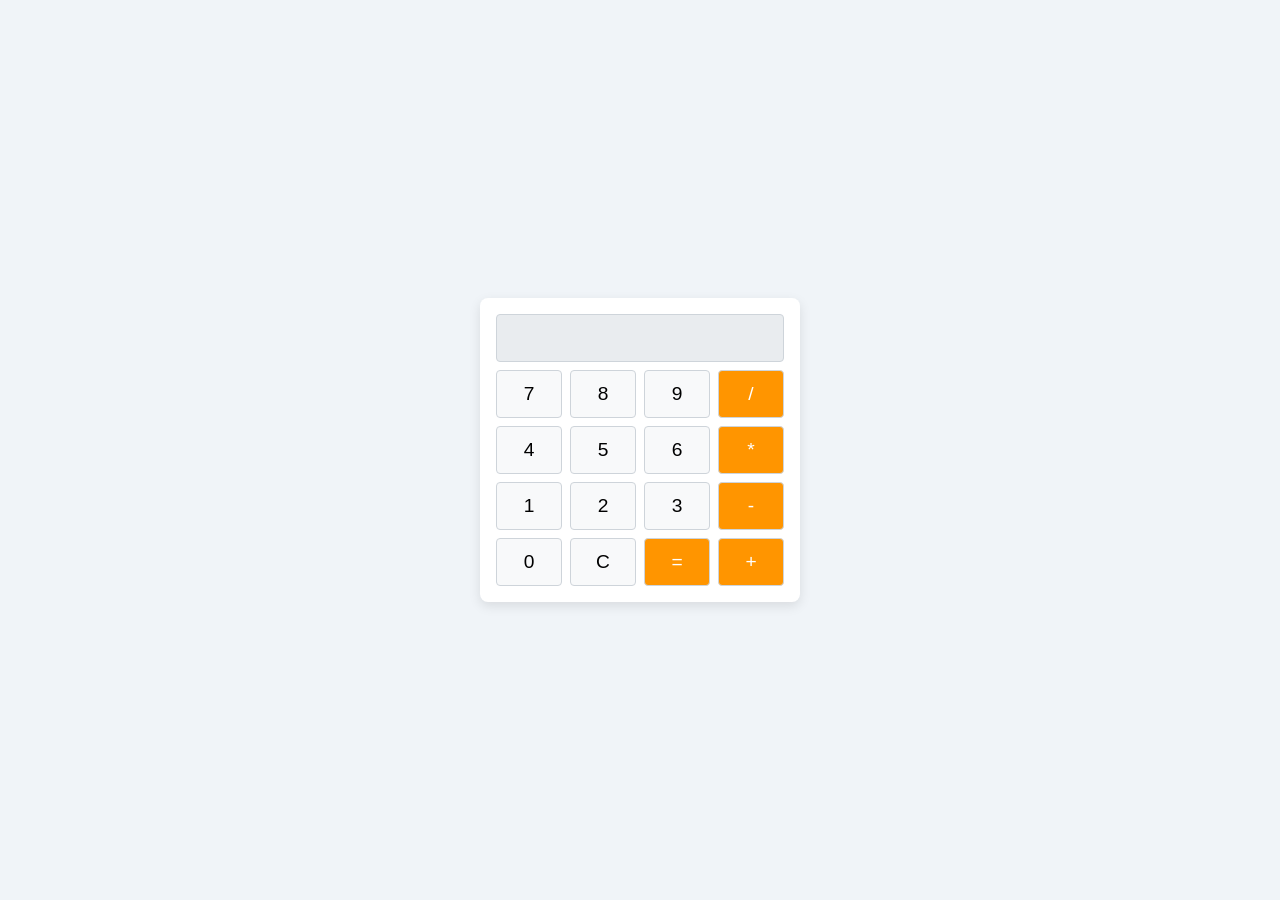
<file: generated_project/index.html>
<!DOCTYPE html>
<html lang="en">
<head>
    <meta charset="UTF-8">
    <meta name="viewport" content="width=device-width, initial-scale=1.0">
    <title>Calculator</title>
    <link rel="stylesheet" href="styles.css">
    <script defer src="script.js"></script>
</head>
<body>
    <div class="calculator">
        <input type="text" class="display" id="display" readonly>
        <div class="buttons">
            <!-- Row 1 -->
            <button class="btn" data-value="7">7</button>
            <button class="btn" data-value="8">8</button>
            <button class="btn" data-value="9">9</button>
            <button class="btn" data-value="/">/</button>
            <!-- Row 2 -->
            <button class="btn" data-value="4">4</button>
            <button class="btn" data-value="5">5</button>
            <button class="btn" data-value="6">6</button>
            <button class="btn" data-value="*">*</button>
            <!-- Row 3 -->
            <button class="btn" data-value="1">1</button>
            <button class="btn" data-value="2">2</button>
            <button class="btn" data-value="3">3</button>
            <button class="btn" data-value="-">-</button>
            <!-- Row 4 -->
            <button class="btn" data-value="0">0</button>
            <button class="btn" data-value="C">C</button>
            <button class="btn" data-value="=">=</button>
            <button class="btn" data-value="+">+</button>
        </div>
    </div>
</body>
</html>
</file>
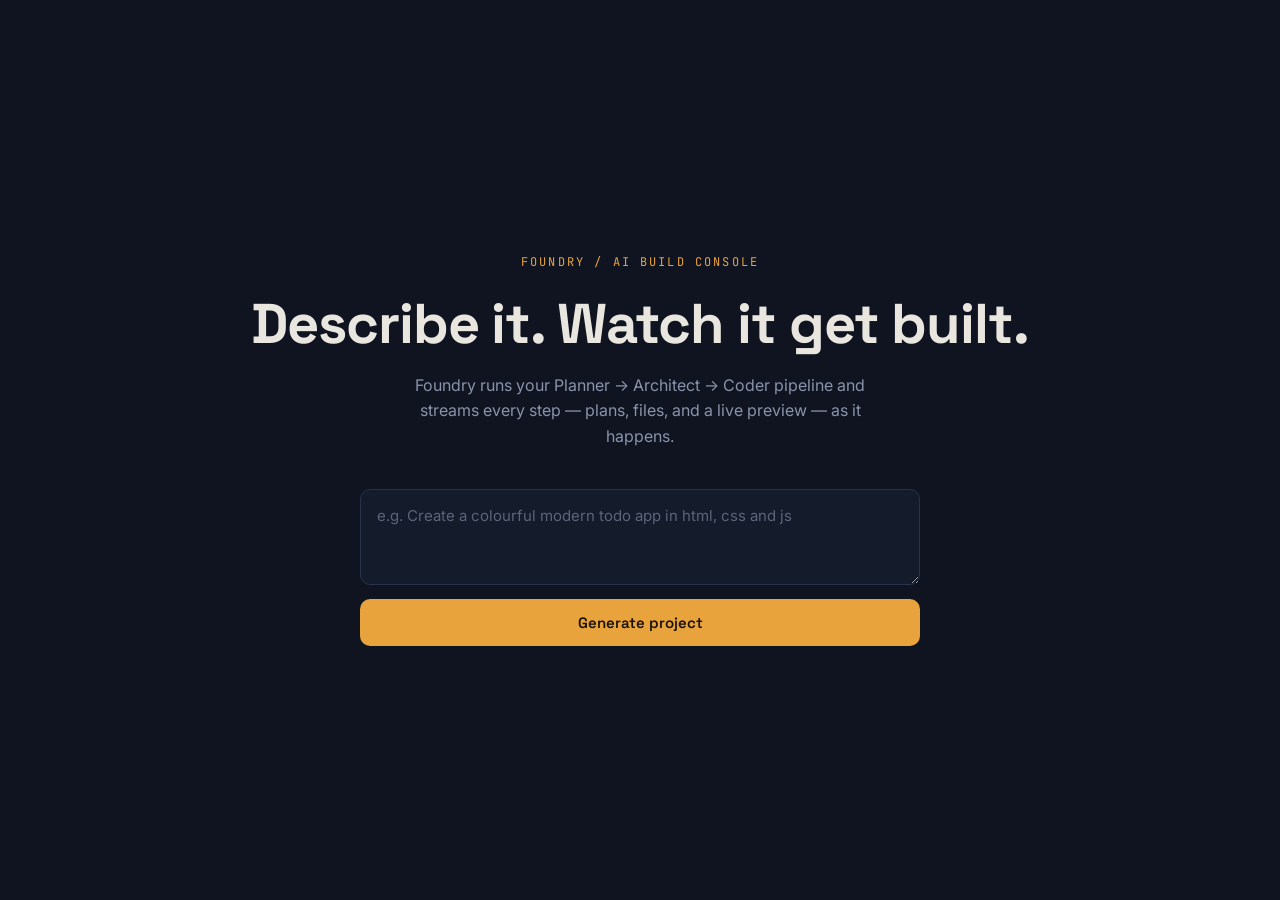
<file: static/index.html>
<!DOCTYPE html>
<html lang="en">
<head>
<meta charset="UTF-8" />
<meta name="viewport" content="width=device-width, initial-scale=1.0" />
<title>Foundry — Coder Agent Console</title>
<link rel="preconnect" href="https://fonts.googleapis.com">
<link href="https://fonts.googleapis.com/css2?family=Space+Grotesk:wght@500;600;700&family=Inter:wght@400;500;600&family=JetBrains+Mono:wght@400;500&display=swap" rel="stylesheet">
<style>
  :root{
    --bg:#0F1420;
    --bg-panel:#141B2B;
    --bg-raised:#1B2436;
    --border:#28324A;
    --text:#E8E6DF;
    --text-dim:#8993AB;
    --text-faint:#5B6479;
    --amber:#E8A33D;
    --amber-dim:#4A3A1E;
    --teal:#4FB8A9;
    --teal-dim:#1D3B37;
    --red:#E0685F;
    --red-dim:#3A1F1E;
    --radius:10px;
  }
  *{box-sizing:border-box;}
  html,body{height:100%;}
  body{
    margin:0;
    background:var(--bg);
    color:var(--text);
    font-family:'Inter',sans-serif;
    -webkit-font-smoothing:antialiased;
  }
  h1,h2,h3,.display{font-family:'Space Grotesk',sans-serif;}
  .mono{font-family:'JetBrains Mono',monospace;}

  /* ---------- HERO ---------- */
  #hero{
    height:100%;
    display:flex;
    flex-direction:column;
    align-items:center;
    justify-content:center;
    padding:24px;
    text-align:center;
  }
  .eyebrow{
    font-family:'JetBrains Mono',monospace;
    font-size:12px;
    letter-spacing:0.18em;
    color:var(--amber);
    text-transform:uppercase;
    margin-bottom:18px;
  }
  #hero h1{
    font-size:56px;
    font-weight:700;
    margin:0 0 14px;
    letter-spacing:-0.02em;
  }
  #hero p.sub{
    color:var(--text-dim);
    font-size:16px;
    max-width:480px;
    margin:0 0 40px;
    line-height:1.6;
  }
  #promptForm{
    width:100%;
    max-width:560px;
    display:flex;
    flex-direction:column;
    gap:14px;
  }
  textarea#promptInput{
    width:100%;
    min-height:96px;
    background:var(--bg-panel);
    border:1px solid var(--border);
    border-radius:var(--radius);
    color:var(--text);
    font-family:'Inter',sans-serif;
    font-size:15px;
    padding:16px;
    resize:vertical;
    outline:none;
    transition:border-color .15s ease;
  }
  textarea#promptInput:focus{border-color:var(--amber);}
  textarea#promptInput::placeholder{color:var(--text-faint);}

  button.primary{
    background:var(--amber);
    color:#1A1206;
    border:none;
    border-radius:var(--radius);
    padding:14px 22px;
    font-family:'Space Grotesk',sans-serif;
    font-weight:600;
    font-size:15px;
    cursor:pointer;
    transition:filter .15s ease, transform .1s ease;
  }
  button.primary:hover{filter:brightness(1.08);}
  button.primary:active{transform:scale(0.98);}
  button.primary:disabled{opacity:0.5;cursor:not-allowed;}

  /* ---------- CONSOLE LAYOUT ---------- */
  #console{
    display:none;
    height:100%;
    grid-template-columns:320px 1fr;
  }
  #console.active{display:grid;}

  /* Left rail */
  #rail{
    background:var(--bg-panel);
    border-right:1px solid var(--border);
    padding:28px 22px;
    overflow-y:auto;
  }
  #rail .brand{
    display:flex;
    align-items:baseline;
    gap:8px;
    margin-bottom:6px;
  }
  #rail .brand .display{font-size:20px;font-weight:700;}
  #rail .brand .eyebrow{margin:0;font-size:10px;}
  #rail .prompt-echo{
    color:var(--text-dim);
    font-size:12.5px;
    line-height:1.5;
    margin:0 0 30px;
    padding-bottom:20px;
    border-bottom:1px solid var(--border);
  }

  .stage{
    position:relative;
    padding-left:28px;
    padding-bottom:26px;
  }
  .stage:not(:last-child)::before{
    content:"";
    position:absolute;
    left:5px;
    top:20px;
    bottom:-6px;
    width:2px;
    background:var(--border);
  }
  .stage.done:not(:last-child)::before{background:var(--teal-dim);}
  .stage .dot{
    position:absolute;
    left:0;
    top:2px;
    width:12px;height:12px;
    border-radius:50%;
    background:var(--bg-raised);
    border:2px solid var(--text-faint);
    transition:all .2s ease;
  }
  .stage.active .dot{
    border-color:var(--amber);
    background:var(--amber);
    box-shadow:0 0 0 4px var(--amber-dim);
  }
  .stage.done .dot{
    border-color:var(--teal);
    background:var(--teal);
  }
  .stage .label{
    font-family:'Space Grotesk',sans-serif;
    font-weight:600;
    font-size:14px;
    color:var(--text-faint);
  }
  .stage.active .label{color:var(--amber);}
  .stage.done .label{color:var(--teal);}

  .stations{
    margin-top:12px;
    display:flex;
    flex-direction:column;
    gap:6px;
  }
  .station{
    display:flex;
    align-items:center;
    gap:9px;
    font-family:'JetBrains Mono',monospace;
    font-size:12px;
    color:var(--text-faint);
    padding:4px 0;
  }
  .station .stub{
    width:7px;height:7px;border-radius:50%;
    background:var(--text-faint);
    flex-shrink:0;
  }
  .station.active{color:var(--amber);}
  .station.active .stub{background:var(--amber);box-shadow:0 0 0 3px var(--amber-dim);}
  .station.done{color:var(--text-dim);}
  .station.done .stub{background:var(--teal);}

  /* Right panel */
  #main{
    display:flex;
    flex-direction:column;
    min-width:0;
  }
  #tabs{
    display:flex;
    gap:2px;
    border-bottom:1px solid var(--border);
    padding:0 20px;
    flex-shrink:0;
  }
  .tab{
    background:none;
    border:none;
    color:var(--text-faint);
    font-family:'Space Grotesk',sans-serif;
    font-weight:600;
    font-size:13px;
    padding:16px 16px 14px;
    cursor:pointer;
    border-bottom:2px solid transparent;
  }
  .tab.active{color:var(--text);border-bottom-color:var(--amber);}

  .panel{
    flex:1;
    min-height:0;
    display:none;
  }
  .panel.active{display:flex;flex-direction:column;}

  /* Log */
  #logPanel{padding:20px;overflow-y:auto;}
  .log-line{
    font-family:'JetBrains Mono',monospace;
    font-size:12.5px;
    line-height:1.9;
    color:var(--text-dim);
    white-space:pre-wrap;
    word-break:break-word;
  }
  .log-line .tag{color:var(--text-faint);}
  .log-line.ok .tag{color:var(--teal);}
  .log-line.warn .tag{color:var(--amber);}
  .log-line.err{color:var(--red);}

  /* Files */
  #filesPanel{flex-direction:row;overflow:hidden;}
  #fileList{
    width:230px;
    border-right:1px solid var(--border);
    overflow-y:auto;
    padding:14px 10px;
    flex-shrink:0;
  }
  .file-item{
    font-family:'JetBrains Mono',monospace;
    font-size:12.5px;
    color:var(--text-dim);
    padding:8px 10px;
    border-radius:6px;
    cursor:pointer;
  }
  .file-item:hover{background:var(--bg-raised);}
  .file-item.selected{background:var(--amber-dim);color:var(--amber);}
  #fileView{
    flex:1;
    overflow:auto;
    padding:20px 24px;
  }
  #fileView pre{
    margin:0;
    font-family:'JetBrains Mono',monospace;
    font-size:12.5px;
    line-height:1.7;
    color:var(--text);
    white-space:pre-wrap;
    word-break:break-word;
  }
  #fileView .empty, #previewPanel .empty{
    color:var(--text-faint);
    font-size:13px;
    margin:auto;
  }

  /* Preview */
  #previewPanel{padding:0;}
  #previewFrame{
    flex:1;
    width:100%;
    border:none;
    background:#fff;
  }
  #previewPanel.empty-state{align-items:center;justify-content:center;}

  ::-webkit-scrollbar{width:10px;height:10px;}
  ::-webkit-scrollbar-thumb{background:var(--border);border-radius:6px;}
  ::-webkit-scrollbar-track{background:transparent;}
</style>
</head>
<body>

  <!-- ============ HERO ============ -->
  <div id="hero">
    <div class="eyebrow">Foundry / AI Build Console</div>
    <h1>Describe it. Watch it get built.</h1>
    <p class="sub">Foundry runs your Planner → Architect → Coder pipeline and streams every step — plans, files, and a live preview — as it happens.</p>
    <form id="promptForm">
      <textarea id="promptInput" placeholder="e.g. Create a colourful modern todo app in html, css and js"></textarea>
      <button type="submit" class="primary">Generate project</button>
    </form>
  </div>

  <!-- ============ CONSOLE ============ -->
  <div id="console">
    <aside id="rail">
      <div class="brand">
        <span class="display">Foundry</span>
      </div>
      <p class="eyebrow" style="margin-bottom:22px;">Build in progress</p>
      <p class="prompt-echo" id="promptEcho"></p>

      <div class="stage" id="stage-planner">
        <div class="dot"></div>
        <div class="label">Plan</div>
      </div>
      <div class="stage" id="stage-architect">
        <div class="dot"></div>
        <div class="label">Architect</div>
      </div>
      <div class="stage" id="stage-coder">
        <div class="dot"></div>
        <div class="label">Build</div>
        <div class="stations" id="stations"></div>
      </div>
    </aside>

    <section id="main">
      <div id="tabs">
        <button class="tab active" data-tab="log">Log</button>
        <button class="tab" data-tab="files">Files</button>
        <button class="tab" data-tab="preview">Preview</button>
      </div>

      <div class="panel active" id="logPanel"></div>

      <div class="panel" id="filesPanel">
        <div id="fileList"></div>
        <div id="fileView"><div class="empty">Select a file to view its contents.</div></div>
      </div>

      <div class="panel" id="previewPanel">
        <div class="empty" id="previewEmpty">Preview will appear here once index.html is generated.</div>
        <iframe id="previewFrame" style="display:none;"></iframe>
      </div>
    </section>
  </div>

<script>
const hero = document.getElementById('hero');
const consoleEl = document.getElementById('console');
const promptForm = document.getElementById('promptForm');
const promptInput = document.getElementById('promptInput');
const promptEcho = document.getElementById('promptEcho');
const logPanel = document.getElementById('logPanel');
const stationsEl = document.getElementById('stations');
const fileList = document.getElementById('fileList');
const fileView = document.getElementById('fileView');
const previewFrame = document.getElementById('previewFrame');
const previewEmpty = document.getElementById('previewEmpty');

let stepsMeta = [];
let generatedFiles = [];

// Tabs
document.querySelectorAll('.tab').forEach(tab => {
  tab.addEventListener('click', () => {
    document.querySelectorAll('.tab').forEach(t => t.classList.remove('active'));
    document.querySelectorAll('.panel').forEach(p => p.classList.remove('active'));
    tab.classList.add('active');
    document.getElementById(tab.dataset.tab + 'Panel').classList.add('active');
  });
});

function log(message, kind) {
  const line = document.createElement('div');
  line.className = 'log-line' + (kind ? ' ' + kind : '');
  const tag = document.createElement('span');
  tag.className = 'tag';
  tag.textContent = '› ';
  line.appendChild(tag);
  line.appendChild(document.createTextNode(message));
  logPanel.appendChild(line);
  logPanel.scrollTop = logPanel.scrollHeight;
}

function setStage(stage, status) {
  const el = document.getElementById('stage-' + stage);
  if (!el) return;
  el.classList.remove('active', 'done');
  if (status === 'active') el.classList.add('active');
  if (status === 'done') el.classList.add('done');
}

function renderStations() {
  stationsEl.innerHTML = '';
  stepsMeta.forEach((s, i) => {
    const row = document.createElement('div');
    row.className = 'station';
    row.id = 'station-' + i;
    row.innerHTML = '<span class="stub"></span><span>' + s.filepath + '</span>';
    stationsEl.appendChild(row);
  });
}

function markStation(index, status) {
  const row = document.getElementById('station-' + index);
  if (!row) return;
  row.classList.remove('active', 'done');
  if (status) row.classList.add(status);
}

function addFileToList(path) {
  if (generatedFiles.includes(path)) return;
  generatedFiles.push(path);
  const item = document.createElement('div');
  item.className = 'file-item';
  item.textContent = path;
  item.addEventListener('click', () => selectFile(path, item));
  fileList.appendChild(item);
}

async function selectFile(path, item) {
  document.querySelectorAll('.file-item').forEach(f => f.classList.remove('selected'));
  item.classList.add('selected');
  fileView.innerHTML = '<div class="empty">Loading…</div>';
  try {
    const res = await fetch('/api/file?path=' + encodeURIComponent(path));
    const data = await res.json();
    if (data.error) {
      fileView.innerHTML = '<div class="empty">' + data.error + '</div>';
      return;
    }
    const pre = document.createElement('pre');
    pre.textContent = data.content;
    fileView.innerHTML = '';
    fileView.appendChild(pre);
  } catch (e) {
    fileView.innerHTML = '<div class="empty">Failed to load file.</div>';
  }
}

promptForm.addEventListener('submit', (e) => {
  e.preventDefault();
  const prompt = promptInput.value.trim();
  if (!prompt) return;

  hero.style.display = 'none';
  consoleEl.classList.add('active');
  promptEcho.textContent = prompt;

  const proto = location.protocol === 'https:' ? 'wss' : 'ws';
  const ws = new WebSocket(proto + '://' + location.host + '/ws/generate');

  ws.onopen = () => {
    log('Connected. Sending prompt to the agent…');
    ws.send(JSON.stringify({ prompt }));
  };

  ws.onmessage = (event) => {
    const msg = JSON.parse(event.data);

    if (msg.type === 'stage') {
      setStage(msg.stage, msg.status);
      if (msg.stage === 'planner' && msg.status === 'done') {
        log('Plan ready: "' + msg.plan.name + '" — ' + (msg.plan.features || []).length + ' features.', 'ok');
      }
      if (msg.stage === 'architect' && msg.status === 'done') {
        stepsMeta = msg.steps;
        renderStations();
        log('Architecture ready: ' + stepsMeta.length + ' implementation step(s).', 'ok');
      }
      if (msg.stage === 'coder' && msg.status === 'active') {
        log('Coder agent starting…');
      }
      if (msg.stage === 'coder' && msg.status === 'done') {
        log('All files built.', 'ok');
      }
    }

    if (msg.type === 'file_start') {
      markStation(msg.index, 'active');
      log('Building ' + msg.filepath + '  (' + (msg.index + 1) + '/' + msg.total + ')');
    }

    if (msg.type === 'file_done') {
      markStation(msg.index - 1, 'done');
      addFileToList(msg.filepath);
      log('Wrote ' + msg.filepath, 'ok');
    }

    if (msg.type === 'error') {
      log('Error: ' + msg.message, 'err');
    }

    if (msg.type === 'done') {
      (msg.files || []).forEach(addFileToList);
      log('Build complete. ' + msg.files.length + ' file(s) generated.', 'ok');
      if (msg.preview_available) {
        previewEmpty.style.display = 'none';
        previewFrame.style.display = 'block';
        previewFrame.src = '/preview/index.html?t=' + Date.now();
      }
    }
  };

  ws.onerror = () => log('WebSocket connection error.', 'err');
  ws.onclose = () => log('Connection closed.');
});
</script>
</body>
</html>
</file>
<file: generated_project/styles.css>
/* Simple CSS reset */
* {
  margin: 0;
  padding: 0;
  box-sizing: border-box;
}

:root {
  --bg-color: #f0f4f8;
  --calc-bg: #ffffff;
  --display-bg: #e9ecef;
  --button-bg: #f8f9fa;
  --button-hover-bg: #e2e6ea;
  --operator-bg: #ff9500;
  --operator-hover-bg: #e08900;
  --font-family: 'Segoe UI', Tahoma, Geneva, Verdana, sans-serif;
  --font-size: 1rem;
  --display-font-size: 2rem;
  --button-font-size: 1.2rem;
}

body {
  display: flex;
  justify-content: center;
  align-items: center;
  min-height: 100vh;
  background: var(--bg-color);
  font-family: var(--font-family);
  font-size: var(--font-size);
}

.calculator {
  width: 320px;
  max-width: 100%;
  padding: 1rem;
  border-radius: 0.5rem;
  box-shadow: 0 4px 12px rgba(0, 0, 0, 0.1);
  background: var(--calc-bg);
}

.display {
  width: 100%;
  height: 3rem;
  padding: 0.5rem;
  margin-bottom: 0.5rem;
  font-size: var(--display-font-size);
  text-align: right;
  background: var(--display-bg);
  border: 1px solid #ced4da;
  border-radius: 0.25rem;
}

.display:disabled {
  opacity: 0.8;
}

.buttons {
  display: grid;
  grid-template-columns: repeat(4, 1fr);
  gap: 0.5rem;
}

.btn {
  padding: 0.75rem;
  font-size: var(--button-font-size);
  background: var(--button-bg);
  border: 1px solid #ced4da;
  border-radius: 0.25rem;
  cursor: pointer;
  transition: background 0.2s ease, transform 0.1s ease;
}

.btn:hover {
  background: var(--button-hover-bg);
}

.btn:active {
  transform: scale(0.97);
}

/* Operator buttons */
.btn[data-value="+"] ,
.btn[data-value="-"] ,
.btn[data-value="*"] ,
.btn[data-value="/"] ,
.btn[data-value="="] {
  background: var(--operator-bg);
  color: #fff;
}

.btn[data-value="+"]:hover,
.btn[data-value="-"]:hover,
.btn[data-value="*"]:hover,
.btn[data-value="/"]:hover,
.btn[data-value="="]:hover {
  background: var(--operator-hover-bg);
}

@media (max-width: 480px) {
  .calculator {
    width: 100%;
    padding: 0.5rem;
  }
  .btn {
    padding: 0.5rem;
    font-size: 1rem;
  }
}
</file>
